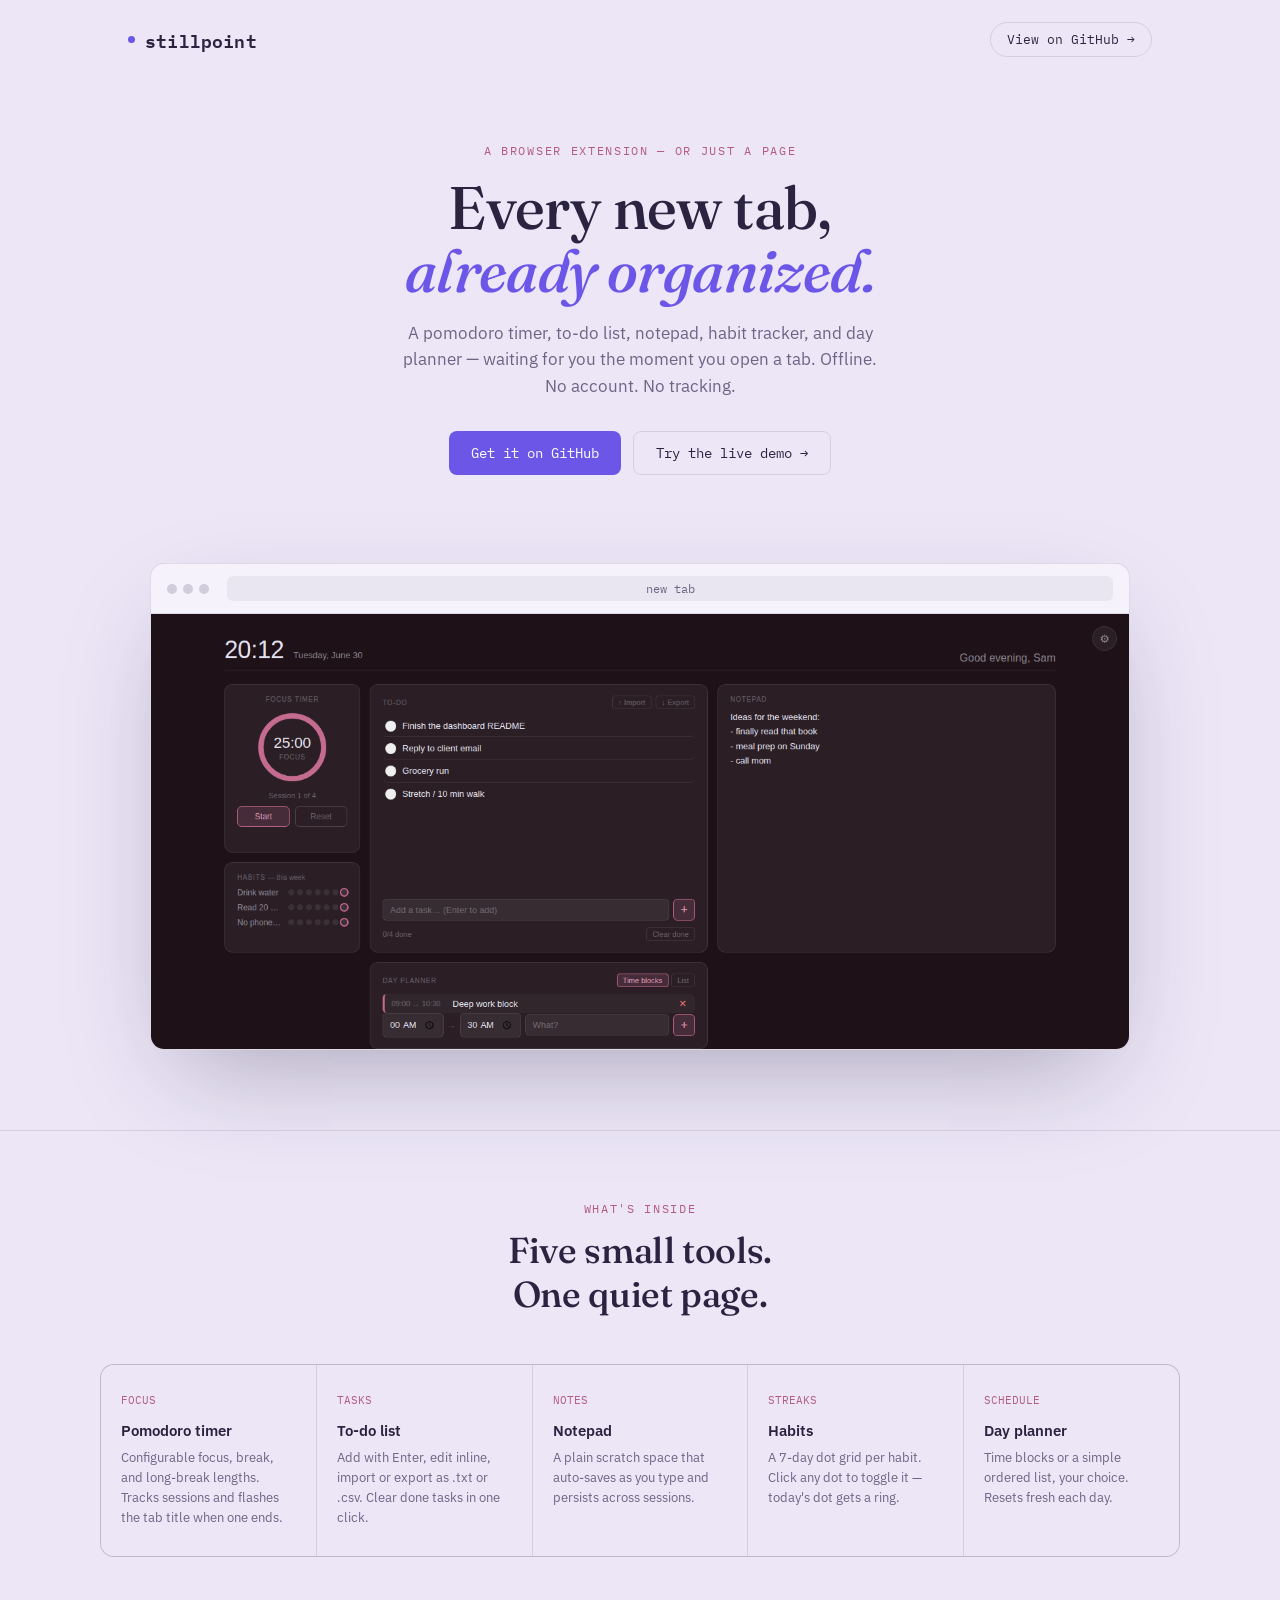
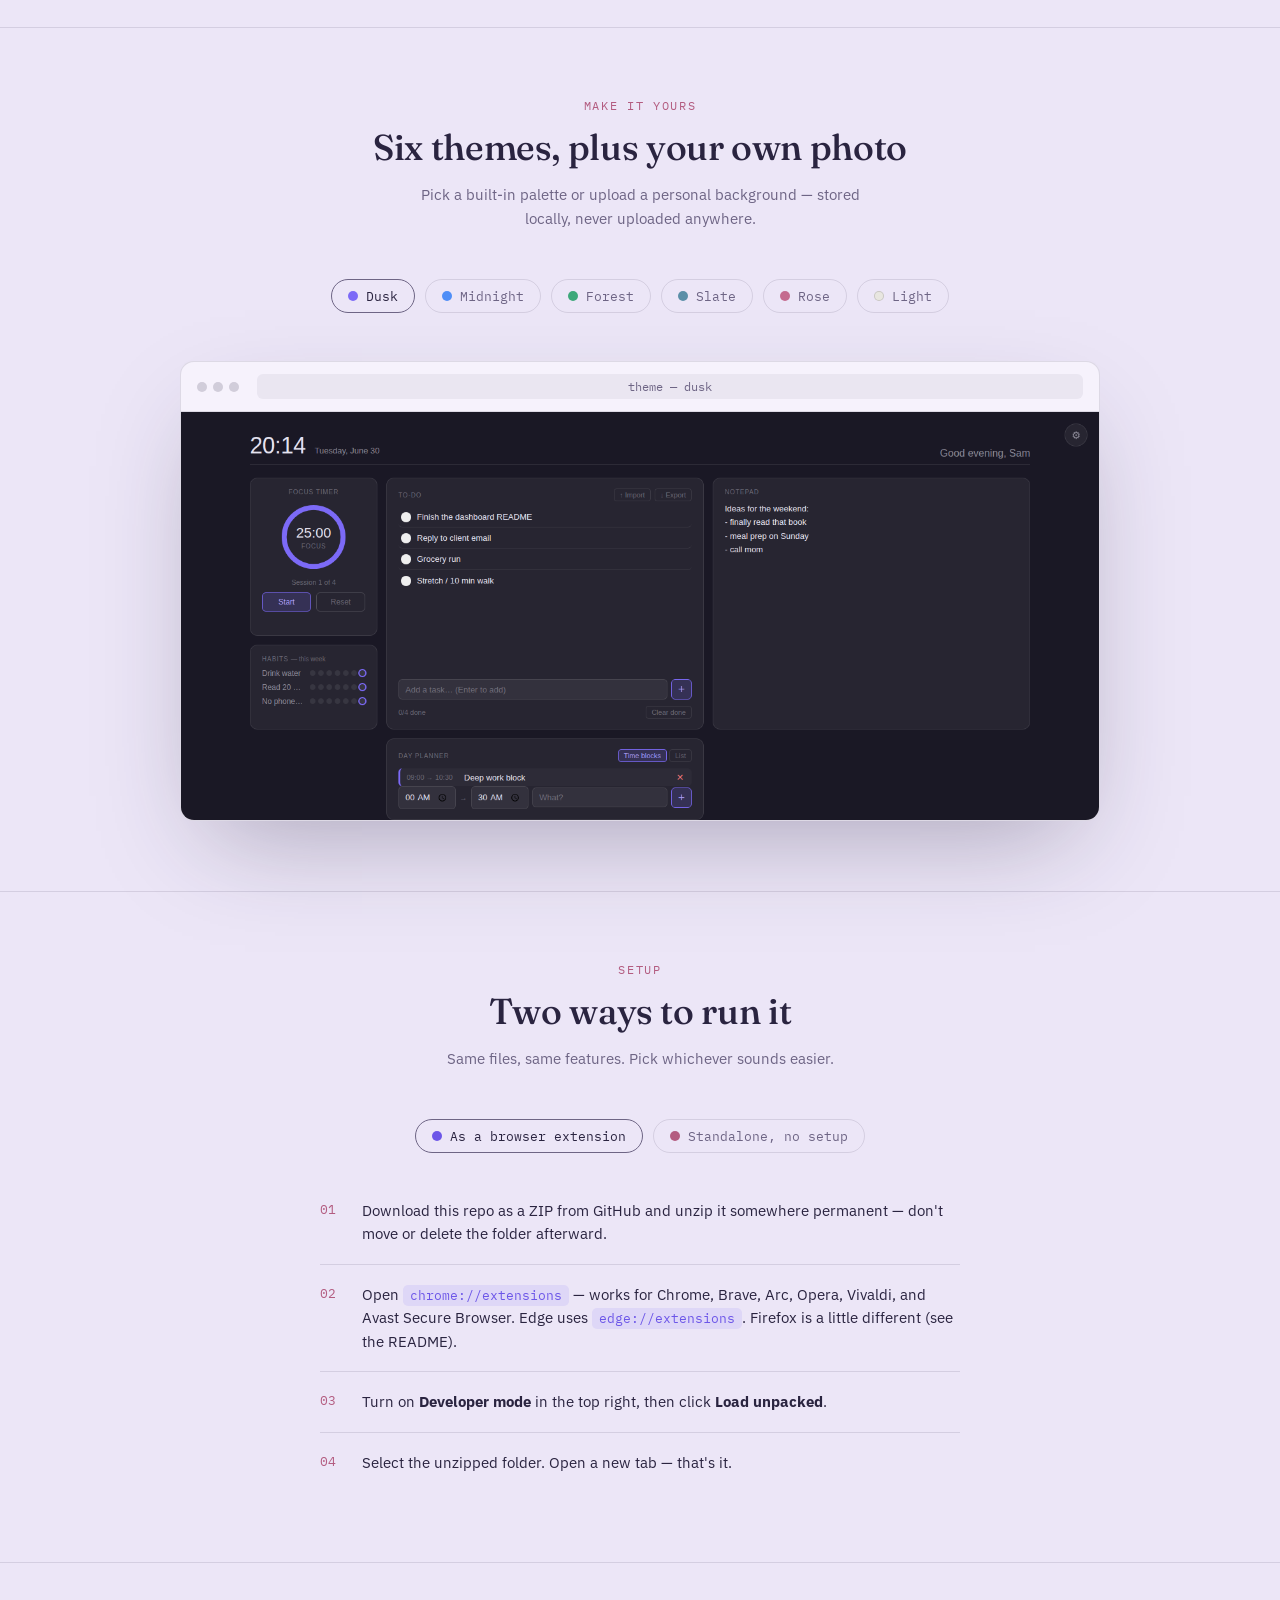
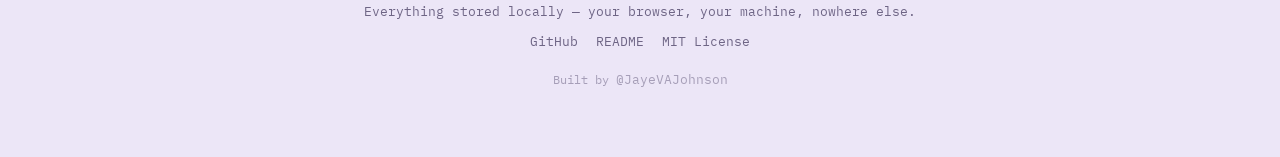
<file: docs/index.html>
<!DOCTYPE html>
<html lang="en">
<head>
<meta charset="UTF-8">
<meta name="viewport" content="width=device-width, initial-scale=1.0">
<title>StillPoint — a calm, organized new tab</title>
<meta name="description" content="Pomodoro, to-do, notepad, habits, and a day planner — every time you open a new tab. Offline, no account, no tracking.">
<link rel="icon" href="icon.svg">
<link rel="preconnect" href="https://fonts.googleapis.com">
<link href="https://fonts.googleapis.com/css2?family=Fraunces:opsz,wght@9..144,400;9..144,500;9..144,600&family=IBM+Plex+Sans:wght@400;500;600&family=IBM+Plex+Mono:wght@400;500&display=swap" rel="stylesheet">
<style>
  :root{
    --bg: #ece6f7;
    --bg-raised: #f6f2fc;
    --hair: rgba(42,36,64,0.12);
    --ink: #2a2440;
    --ink-dim: #6e6585;
    --indigo: #6c56e8;
    --rose: #b35c80;
    --mono: 'IBM Plex Mono', monospace;
  }
  *{ box-sizing:border-box; }
  html{ scroll-behavior:smooth; }
  body{
    margin:0;
    background:var(--bg);
    color:var(--ink);
    font-family:'IBM Plex Sans', sans-serif;
    -webkit-font-smoothing:antialiased;
  }
  .wrap{ max-width:1080px; margin:0 auto; padding:0 28px; }

  /* ---- Nav ---- */
  nav{
    display:flex; align-items:center; justify-content:space-between;
    padding:22px 28px; max-width:1080px; margin:0 auto;
  }
  .brand{ display:flex; align-items:center; gap:10px; font-family:var(--mono); font-size:18px; font-weight:600; letter-spacing:0.01em; color:var(--ink); }
  .brand .dot{ width:7px; height:7px; border-radius:50%; background:var(--indigo); display:inline-block; }
  nav a.cta{
    font-family:var(--mono); font-size:13px; color:var(--ink); text-decoration:none;
    border:1px solid var(--hair); padding:8px 16px; border-radius:20px;
    transition:border-color .2s, background .2s;
  }
  nav a.cta:hover{ border-color:var(--indigo); background:rgba(124,106,247,0.10); }

  /* ---- Hero ---- */
  header.hero{ padding:64px 28px 40px; text-align:center; }
  .eyebrow{
    font-family:var(--mono); font-size:12px; letter-spacing:0.14em; text-transform:uppercase;
    color:var(--rose); margin-bottom:18px;
  }
  h1{
    font-family:'Fraunces', serif; font-weight:500; font-optical-sizing:auto;
    font-size:clamp(34px, 6vw, 60px); line-height:1.05; letter-spacing:-0.01em;
    margin:0 0 18px; max-width:780px; margin-inline:auto;
  }
  h1 em{ font-style:italic; color:var(--indigo); }
  .sub{
    font-size:17px; color:var(--ink-dim); max-width:480px; margin:0 auto 32px; line-height:1.55;
  }
  .hero-ctas{ display:flex; gap:12px; justify-content:center; flex-wrap:wrap; }
  .btn{
    font-family:var(--mono); font-size:13.5px; text-decoration:none; padding:12px 22px;
    border-radius:8px; display:inline-flex; align-items:center; gap:8px; transition:transform .15s, opacity .15s;
  }
  .btn:hover{ transform:translateY(-1px); }
  .btn-primary{ background:var(--indigo); color:#fff; }
  .btn-primary:hover{ opacity:0.92; }
  .btn-ghost{ border:1px solid var(--hair); color:var(--ink); }
  .btn-ghost:hover{ border-color:var(--ink-dim); }

  /* ---- Browser frame + live screenshot ---- */
  .frame-wrap{ padding:0 28px 80px; }
  .browser-frame{
    max-width:980px; margin:48px auto 0; border-radius:14px; overflow:hidden;
    border:1px solid var(--hair); background:var(--bg-raised);
    box-shadow:0 40px 100px -30px rgba(42,36,64,0.35);
  }
  .browser-bar{
    display:flex; align-items:center; gap:8px; padding:12px 16px;
    border-bottom:1px solid var(--hair);
  }
  .browser-bar .dots{ display:flex; gap:6px; }
  .browser-bar .dots span{ width:10px; height:10px; border-radius:50%; background:rgba(42,36,64,0.18); }
  .browser-bar .url{
    flex:1; margin-left:10px; font-family:var(--mono); font-size:12px; color:var(--ink-dim);
    background:rgba(42,36,64,0.06); border-radius:6px; padding:5px 12px; text-align:center;
  }
  #hero-shot{ display:block; width:100%; height:auto; }

  /* ---- Sections ---- */
  section{ padding:70px 28px; border-top:1px solid var(--hair); }
  .section-head{ text-align:center; margin-bottom:48px; }
  .section-head .eyebrow{ margin-bottom:12px; }
  .section-head h2{
    font-family:'Fraunces', serif; font-weight:500; font-size:clamp(26px,4vw,36px);
    margin:0; letter-spacing:-0.01em;
  }
  .section-head p{ color:var(--ink-dim); max-width:460px; margin:14px auto 0; font-size:15px; line-height:1.6; }

  /* ---- Feature grid ---- */
  .features{
    max-width:1080px; margin:0 auto; display:grid;
    grid-template-columns:repeat(5,1fr); gap:1px; background:var(--hair);
    border:1px solid var(--hair); border-radius:14px; overflow:hidden;
  }
  .feature{ background:var(--bg); padding:28px 20px; }
  .feature .mark{ font-family:var(--mono); font-size:11px; color:var(--rose); margin-bottom:14px; }
  .feature h3{ font-size:15px; margin:0 0 8px; font-weight:600; }
  .feature p{ font-size:13px; color:var(--ink-dim); line-height:1.55; margin:0; }
  @media (max-width:880px){ .features{ grid-template-columns:repeat(2,1fr); } }
  @media (max-width:520px){ .features{ grid-template-columns:1fr; } }

  /* ---- Theme gallery ---- */
  .swatch-row{
    display:flex; justify-content:center; gap:10px; margin-bottom:28px; flex-wrap:wrap;
  }
  .swatch-btn{
    font-family:var(--mono); font-size:12.5px; color:var(--ink-dim); background:none;
    border:1px solid var(--hair); padding:8px 16px; border-radius:20px; cursor:pointer;
    display:flex; align-items:center; gap:8px; transition:border-color .2s, color .2s;
  }
  .swatch-btn .chip{ width:10px; height:10px; border-radius:50%; }
  .swatch-btn:hover{ color:var(--ink); }
  .swatch-btn.active{ color:var(--ink); border-color:var(--ink-dim); }
  .gallery-frame{ max-width:920px; margin:0 auto; }
  .hidden{ display:none !important; }

  /* ---- Install steps ---- */
  .steps{ max-width:640px; margin:0 auto; }
  .step{ display:flex; gap:18px; padding:18px 0; border-bottom:1px solid var(--hair); }
  .step:last-child{ border-bottom:none; }
  .step .n{
    font-family:var(--mono); font-size:13px; color:var(--rose); flex-shrink:0; width:24px; padding-top:2px;
  }
  .step .t{ font-size:14.5px; line-height:1.6; color:var(--ink); }
  .step code{
    font-family:var(--mono); font-size:13px; background:rgba(124,106,247,0.12); color:var(--indigo);
    padding:2px 7px; border-radius:5px;
  }

  /* ---- Footer ---- */
  footer{
    padding:40px 28px 56px; text-align:center; border-top:1px solid var(--hair);
  }
  footer p{ font-family:var(--mono); font-size:12.5px; color:var(--ink-dim); margin:0 0 14px; }
  footer .links{ display:flex; gap:18px; justify-content:center; }
  footer a{ color:var(--ink-dim); font-family:var(--mono); font-size:12.5px; text-decoration:none; }
  footer a:hover{ color:var(--ink); }
  footer .credit{ margin-top:22px; font-size:11.5px; opacity:0.55; }
  footer .credit a{ color:inherit; }
  footer .credit a:hover{ color:var(--ink); }
</style>
</head>
<body>

<nav>
  <div class="brand"><span class="dot"></span>stillpoint</div>
  <a class="cta" href="https://github.com/JayeVAJohnson/stillpoint">View on GitHub →</a>
</nav>

<header class="hero">
  <div class="eyebrow">A browser extension — or just a page</div>
  <h1>Every new tab,<br><em>already organized.</em></h1>
  <p class="sub">A pomodoro timer, to-do list, notepad, habit tracker, and day planner — waiting for you the moment you open a tab. Offline. No account. No tracking.</p>
  <div class="hero-ctas">
    <a class="btn btn-primary" href="https://github.com/JayeVAJohnson/stillpoint">Get it on GitHub</a>
    <a class="btn btn-ghost" href="newtab.html">Try the live demo →</a>
  </div>
</header>

<div class="frame-wrap">
  <div class="browser-frame">
    <div class="browser-bar">
      <div class="dots"><span></span><span></span><span></span></div>
      <div class="url">new tab</div>
    </div>
    <img id="hero-shot" src="screenshots/screenshot_rose.png" alt="StillPoint screenshot">
  </div>
</div>

<section id="features">
  <div class="section-head">
    <div class="eyebrow">What's inside</div>
    <h2>Five small tools.<br class="mobile-only"> One quiet page.</h2>
  </div>
  <div class="features">
    <div class="feature">
      <div class="mark">FOCUS</div>
      <h3>Pomodoro timer</h3>
      <p>Configurable focus, break, and long-break lengths. Tracks sessions and flashes the tab title when one ends.</p>
    </div>
    <div class="feature">
      <div class="mark">TASKS</div>
      <h3>To-do list</h3>
      <p>Add with Enter, edit inline, import or export as .txt or .csv. Clear done tasks in one click.</p>
    </div>
    <div class="feature">
      <div class="mark">NOTES</div>
      <h3>Notepad</h3>
      <p>A plain scratch space that auto-saves as you type and persists across sessions.</p>
    </div>
    <div class="feature">
      <div class="mark">STREAKS</div>
      <h3>Habits</h3>
      <p>A 7-day dot grid per habit. Click any dot to toggle it — today's dot gets a ring.</p>
    </div>
    <div class="feature">
      <div class="mark">SCHEDULE</div>
      <h3>Day planner</h3>
      <p>Time blocks or a simple ordered list, your choice. Resets fresh each day.</p>
    </div>
  </div>
</section>

<section id="themes">
  <div class="section-head">
    <div class="eyebrow">Make it yours</div>
    <h2>Six themes, plus your own photo</h2>
    <p>Pick a built-in palette or upload a personal background — stored locally, never uploaded anywhere.</p>
  </div>
  <div class="swatch-row">
    <button class="swatch-btn active" data-theme="dusk"><span class="chip" style="background:#7c6af7"></span>Dusk</button>
    <button class="swatch-btn" data-theme="midnight"><span class="chip" style="background:#4f8ef7"></span>Midnight</button>
    <button class="swatch-btn" data-theme="forest"><span class="chip" style="background:#3da87a"></span>Forest</button>
    <button class="swatch-btn" data-theme="slate"><span class="chip" style="background:#5b8fa8"></span>Slate</button>
    <button class="swatch-btn" data-theme="rose"><span class="chip" style="background:#c46b8f"></span>Rose</button>
    <button class="swatch-btn" data-theme="light"><span class="chip" style="background:#e8e6e0;border:1px solid #00000022"></span>Light</button>
  </div>
  <div class="gallery-frame">
    <div class="browser-frame">
      <div class="browser-bar">
        <div class="dots"><span></span><span></span><span></span></div>
        <div class="url" id="gallery-url">theme — dusk</div>
      </div>
      <img id="gallery-shot" src="screenshots/screenshot_dusk.png" alt="Theme preview" style="display:block;width:100%;height:auto;">
    </div>
  </div>
</section>

<section id="install">
  <div class="section-head">
    <div class="eyebrow">Setup</div>
    <h2>Two ways to run it</h2>
    <p>Same files, same features. Pick whichever sounds easier.</p>
  </div>
  <div class="swatch-row">
    <button class="swatch-btn active" data-path="extension"><span class="chip" style="background:#6c56e8"></span>As a browser extension</button>
    <button class="swatch-btn" data-path="standalone"><span class="chip" style="background:#b35c80"></span>Standalone, no setup</button>
  </div>

  <div class="steps" id="steps-extension">
    <div class="step"><div class="n">01</div><div class="t">Download this repo as a ZIP from GitHub and unzip it somewhere permanent — don't move or delete the folder afterward.</div></div>
    <div class="step"><div class="n">02</div><div class="t">Open <code>chrome://extensions</code> — works for Chrome, Brave, Arc, Opera, Vivaldi, and Avast Secure Browser. Edge uses <code>edge://extensions</code>. Firefox is a little different (see the README).</div></div>
    <div class="step"><div class="n">03</div><div class="t">Turn on <strong>Developer mode</strong> in the top right, then click <strong>Load unpacked</strong>.</div></div>
    <div class="step"><div class="n">04</div><div class="t">Select the unzipped folder. Open a new tab — that's it.</div></div>
  </div>

  <div class="steps hidden" id="steps-standalone">
    <div class="step"><div class="n">01</div><div class="t">Download this repo as a ZIP from GitHub and unzip it anywhere on your computer.</div></div>
    <div class="step"><div class="n">02</div><div class="t">Double-click <code>newtab.html</code> — it opens in your default browser like any normal page. No developer mode, no permissions screen.</div></div>
    <div class="step"><div class="n">03</div><div class="t">Bookmark it, or set it as your browser's homepage in Settings → "On startup."</div></div>
    <div class="step"><div class="n">04</div><div class="t">Everything still saves locally and is still there next time you open it — it just won't auto-replace every new tab.</div></div>
  </div>
</section>

<footer>
  <p>Everything stored locally — your browser, your machine, nowhere else.</p>
  <div class="links">
    <a href="https://github.com/JayeVAJohnson/stillpoint">GitHub</a>
    <a href="https://github.com/JayeVAJohnson/stillpoint#readme">README</a>
    <a href="https://github.com/JayeVAJohnson/stillpoint/blob/main/LICENSE">MIT License</a>
  </div>
  <p class="credit">Built by <a href="https://github.com/JayeVAJohnson">@JayeVAJohnson</a></p>
</footer>

<script>
  const shots = {
    dusk: 'screenshots/screenshot_dusk.png',
    midnight: 'screenshots/screenshot_midnight.png',
    forest: 'screenshots/screenshot_forest.png',
    slate: 'screenshots/screenshot_slate.png',
    rose: 'screenshots/screenshot_rose.png',
    light: 'screenshots/screenshot_light.png',
  };
  document.querySelectorAll('.swatch-btn').forEach(btn => {
    btn.addEventListener('click', () => {
      document.querySelectorAll('.swatch-btn').forEach(b => b.classList.remove('active'));
      btn.classList.add('active');
      const theme = btn.dataset.theme;
      document.getElementById('gallery-shot').src = shots[theme];
      document.getElementById('gallery-url').textContent = 'theme — ' + theme;
    });
  });
  document.querySelectorAll('[data-path]').forEach(btn => {
    btn.addEventListener('click', () => {
      document.querySelectorAll('[data-path]').forEach(b => b.classList.remove('active'));
      btn.classList.add('active');
      const path = btn.dataset.path;
      document.getElementById('steps-extension').classList.toggle('hidden', path !== 'extension');
      document.getElementById('steps-standalone').classList.toggle('hidden', path !== 'standalone');
    });
  });
</script>

</body>
</html>
</file>
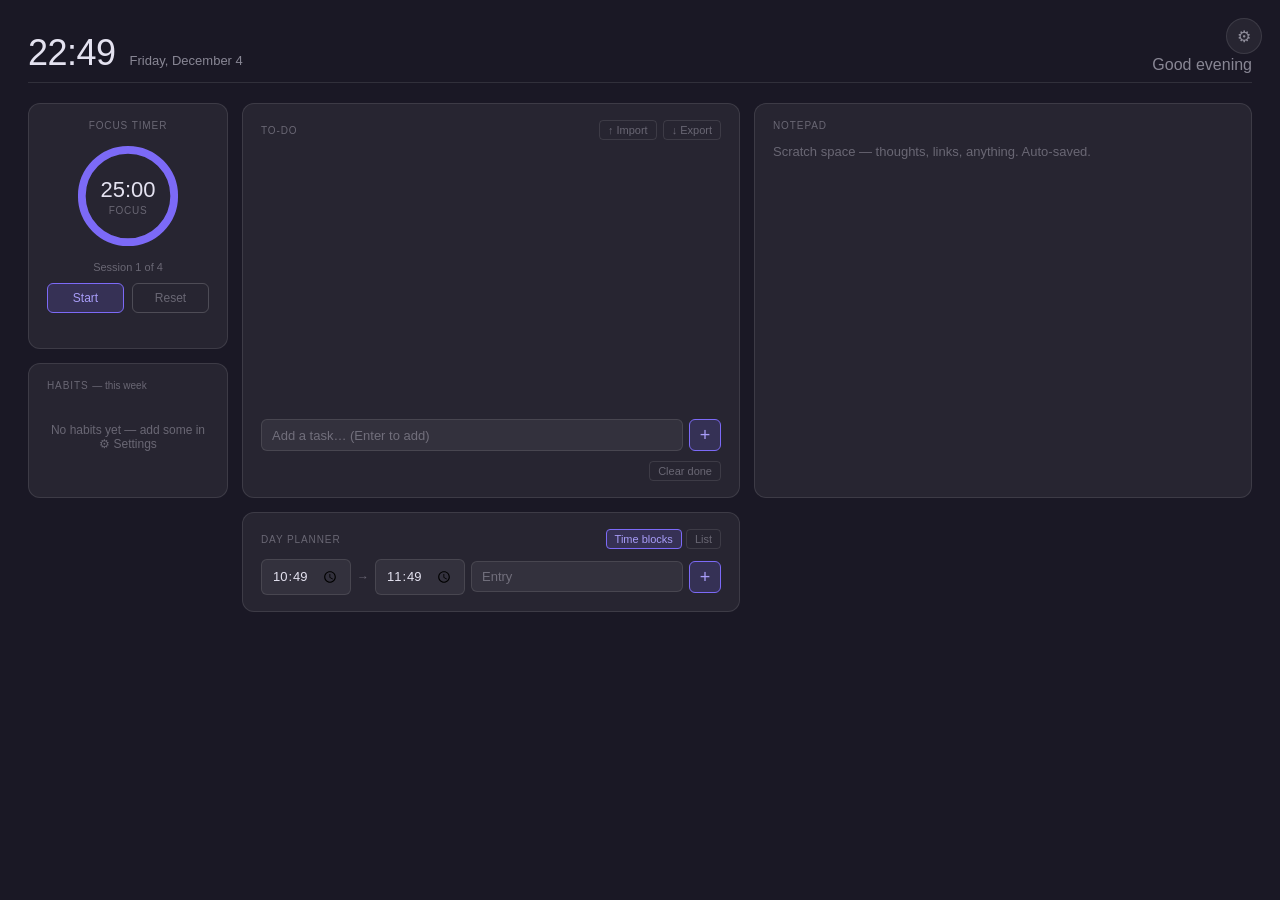
<file: newtab.html>
<!DOCTYPE html>
<html lang="en">
<head>
<meta charset="UTF-8">
<meta name="viewport" content="width=device-width, initial-scale=1.0">
<title>StillPoint</title>
<link rel="stylesheet" href="style.css">
</head>
<body class="theme-dusk">

<!-- Settings panel -->
<div id="settings-panel" class="settings-panel hidden">
  <div class="settings-inner">
    <div class="settings-header">
      <span>Settings</span>
      <button class="icon-btn" id="close-settings" aria-label="Close settings">✕</button>
    </div>

    <section class="settings-section">
      <h3>Theme</h3>
      <div class="theme-grid">
        <button class="theme-swatch" data-theme="dusk" title="Dusk"><span class="swatch-preview s-dusk"></span>Dusk</button>
        <button class="theme-swatch" data-theme="midnight" title="Midnight"><span class="swatch-preview s-midnight"></span>Midnight</button>
        <button class="theme-swatch" data-theme="forest" title="Forest"><span class="swatch-preview s-forest"></span>Forest</button>
        <button class="theme-swatch" data-theme="slate" title="Slate"><span class="swatch-preview s-slate"></span>Slate</button>
        <button class="theme-swatch" data-theme="rose" title="Rose"><span class="swatch-preview s-rose"></span>Rose</button>
        <button class="theme-swatch" data-theme="light" title="Light"><span class="swatch-preview s-light"></span>Light</button>
      </div>
    </section>

    <section class="settings-section">
      <h3>Background image</h3>
      <p class="settings-hint">Replaces the theme colour with your own photo. Stored locally in your browser.</p>
      <div class="bg-controls">
        <label class="file-btn" for="bg-upload">Choose image</label>
        <input type="file" id="bg-upload" accept="image/*" style="display:none">
        <button id="bg-clear" class="ghost-btn">Remove image</button>
      </div>
      <div id="bg-preview-wrap" class="hidden">
        <img id="bg-preview" alt="Background preview">
      </div>
    </section>

    <section class="settings-section">
      <h3>Greeting name</h3>
      <input type="text" id="greeting-name" placeholder="Your name" maxlength="40">
    </section>

    <section class="settings-section">
      <h3>Pomodoro lengths</h3>
      <div class="pomo-settings-row">
        <label>Focus <input type="number" id="pomo-focus-len" min="1" max="90" value="25"> min</label>
        <label>Break <input type="number" id="pomo-break-len" min="1" max="30" value="5"> min</label>
        <label>Long break <input type="number" id="pomo-long-len" min="1" max="60" value="15"> min</label>
      </div>
    </section>

    <section class="settings-section">
      <h3>Habits</h3>
      <div id="habit-settings-list"></div>
      <div class="habit-add-row">
        <input type="text" id="new-habit-name" placeholder="New habit name" maxlength="40">
        <button id="add-habit-btn" class="ghost-btn">Add</button>
      </div>
    </section>
  </div>
</div>

<!-- Gear button -->
<button class="gear-btn" id="open-settings" aria-label="Open settings">⚙</button>

<!-- Main dashboard -->
<main class="dashboard">

  <!-- Header -->
  <header class="dash-header">
    <div class="header-left">
      <div id="clock" class="clock">00:00</div>
      <div id="date-str" class="date-str"></div>
    </div>
    <div id="greeting" class="greeting"></div>
  </header>

  <!-- Widget grid -->
  <div class="widget-grid">

    <!-- Pomodoro -->
    <div class="widget widget-pomo" id="w-pomo">
      <div class="widget-label">Focus timer</div>
      <div class="pomo-ring-wrap">
        <svg class="pomo-svg" viewBox="0 0 100 100">
          <circle class="pomo-track" cx="50" cy="50" r="42"/>
          <circle class="pomo-progress" id="pomo-arc" cx="50" cy="50" r="42"/>
        </svg>
        <div class="pomo-inner">
          <div id="pomo-display" class="pomo-time">25:00</div>
          <div id="pomo-label" class="pomo-mode-label">Focus</div>
        </div>
      </div>
      <div class="pomo-session-info">Session <span id="pomo-session">1</span> of 4</div>
      <div class="pomo-btns">
        <button id="pomo-toggle" class="pomo-btn">Start</button>
        <button id="pomo-reset" class="pomo-btn pomo-btn-ghost">Reset</button>
      </div>
    </div>

    <!-- To-do -->
    <div class="widget widget-todo" id="w-todo">
      <div class="widget-label-row">
        <span class="widget-label">To-do</span>
        <div class="todo-actions">
          <button class="tiny-btn" id="todo-import-btn" title="Import tasks">↑ Import</button>
          <button class="tiny-btn" id="todo-export-btn" title="Export tasks">↓ Export</button>
          <input type="file" id="todo-import-file" accept=".txt,.csv" style="display:none">
          <div class="export-menu hidden" id="export-menu">
            <button data-fmt="txt">Plain text (.txt)</button>
            <button data-fmt="csv">CSV (.csv)</button>
          </div>
        </div>
      </div>
      <ul id="todo-list" class="todo-list"></ul>
      <div class="todo-add-row">
        <input type="text" id="todo-input" placeholder="Add a task… (Enter to add)" maxlength="200">
        <button id="todo-add" class="icon-add-btn" aria-label="Add task">+</button>
      </div>
      <div class="todo-footer">
        <span id="todo-count" class="todo-count"></span>
        <button class="tiny-btn" id="todo-clear-done">Clear done</button>
      </div>
    </div>

    <!-- Notepad -->
    <div class="widget widget-notepad" id="w-notepad">
      <div class="widget-label">Notepad</div>
      <textarea id="notepad-area" placeholder="Scratch space — thoughts, links, anything. Auto-saved."></textarea>
    </div>

    <!-- Habits -->
    <div class="widget widget-habits" id="w-habits">
      <div class="widget-label">Habits <span class="widget-sublabel">— this week</span></div>
      <div id="habit-list" class="habit-list"></div>
      <div id="habit-empty" class="habit-empty hidden">
        <span>No habits yet — add some in ⚙ Settings</span>
      </div>
    </div>

    <!-- Day planner -->
    <div class="widget widget-planner" id="w-planner">
      <div class="widget-label-row">
        <span class="widget-label">Day planner</span>
        <div class="planner-view-toggle">
          <button class="view-btn active" data-view="blocks" id="view-blocks-btn">Time blocks</button>
          <button class="view-btn" data-view="list" id="view-list-btn">List</button>
        </div>
      </div>

      <!-- Time blocks view -->
      <div id="planner-blocks-view" class="planner-blocks-view">
        <div id="blocks-list" class="blocks-list"></div>
        <div class="block-add-row">
          <input type="time" id="block-start" class="time-input">
          <span class="block-dash">→</span>
          <input type="time" id="block-end" class="time-input">
          <input type="text" id="block-label" placeholder="Entry" class="block-label-input" maxlength="80">
          <button id="block-add-btn" class="icon-add-btn" aria-label="Add block">+</button>
        </div>
      </div>

      <!-- List view -->
      <div id="planner-list-view" class="planner-list-view hidden">
        <ul id="planner-list" class="planner-list"></ul>
        <div class="plan-add-row">
          <input type="time" id="plan-time" class="time-input plan-time-opt">
          <input type="text" id="plan-item-input" placeholder="Add item… (optional time above)" maxlength="200">
          <button id="plan-item-add" class="icon-add-btn" aria-label="Add item">+</button>
        </div>
      </div>
    </div>

  </div>
</main>

<script src="app.js"></script>
</body>
</html>
</file>
<file: style.css>
/* ── Reset & base ───────────────────────────────── */
*, *::before, *::after { box-sizing: border-box; margin: 0; padding: 0; }
html, body { width: 100%; min-height: 100vh; font-family: -apple-system, BlinkMacSystemFont, 'Segoe UI', sans-serif; font-size: 14px; }

/* ── Themes ─────────────────────────────────────── */
:root {
  --bg: #1a1825;
  --bg2: rgba(255,255,255,0.06);
  --bg3: rgba(255,255,255,0.03);
  --border: rgba(255,255,255,0.10);
  --border2: rgba(255,255,255,0.18);
  --text: #e4e2f0;
  --text2: rgba(228,226,240,0.55);
  --text3: rgba(228,226,240,0.35);
  --accent: #7c6af7;
  --accent-light: rgba(124,106,247,0.18);
  --accent-text: #a89df8;
  --success: #5dcaa5;
  --success-light: rgba(93,202,165,0.18);
  --danger: #f07575;
  --shadow: rgba(0,0,0,0.35);
  --pomo-track: rgba(255,255,255,0.08);
  --radius: 12px;
  --widget-pad: 16px 18px;
}
body.theme-dusk { --bg:#1a1825; --accent:#7c6af7; --accent-light:rgba(124,106,247,0.18); --accent-text:#a89df8; }
body.theme-midnight { --bg:#0d0d14; --bg2:rgba(255,255,255,0.05); --accent:#4f8ef7; --accent-light:rgba(79,142,247,0.18); --accent-text:#82b0f8; }
body.theme-forest { --bg:#0f1a14; --bg2:rgba(255,255,255,0.06); --accent:#3da87a; --accent-light:rgba(61,168,122,0.18); --accent-text:#6dcba5; }
body.theme-slate { --bg:#16202c; --bg2:rgba(255,255,255,0.06); --accent:#5b8fa8; --accent-light:rgba(91,143,168,0.18); --accent-text:#8db8cc; }
body.theme-rose { --bg:#1e1218; --bg2:rgba(255,255,255,0.06); --accent:#c46b8f; --accent-light:rgba(196,107,143,0.18); --accent-text:#de9ab7; }
body.theme-light {
  --bg:#f0eff5; --bg2:rgba(0,0,0,0.04); --bg3:rgba(0,0,0,0.02);
  --border:rgba(0,0,0,0.10); --border2:rgba(0,0,0,0.18);
  --text:#1a1825; --text2:rgba(26,24,37,0.55); --text3:rgba(26,24,37,0.35);
  --accent:#6254d4; --accent-light:rgba(98,84,212,0.12); --accent-text:#6254d4;
  --success:#2a9b71; --success-light:rgba(42,155,113,0.12);
  --danger:#c94040; --shadow:rgba(0,0,0,0.12); --pomo-track:rgba(0,0,0,0.08);
}

/* ── Background image support ───────────────────── */
body.has-bg-image {
  background-size: cover !important;
  background-position: center !important;
  background-attachment: fixed !important;
}
body.has-bg-image .widget {
  background: rgba(0,0,0,0.45) !important;
  backdrop-filter: blur(12px);
  -webkit-backdrop-filter: blur(12px);
  border-color: rgba(255,255,255,0.12) !important;
}
body.has-bg-image.theme-light .widget {
  background: rgba(255,255,255,0.5) !important;
  border-color: rgba(255,255,255,0.4) !important;
}
body.has-bg-image .dash-header { text-shadow: 0 1px 6px rgba(0,0,0,0.5); }
body.has-bg-image.theme-light .dash-header { text-shadow: 0 1px 4px rgba(0,0,0,0.2); }

/* ── Page body ──────────────────────────────────── */
body {
  background-color: var(--bg);
  color: var(--text);
  transition: background 0.3s;
}

/* ── Settings gear ──────────────────────────────── */
.gear-btn {
  position: fixed; top: 18px; right: 18px; z-index: 200;
  background: var(--bg2); border: 1px solid var(--border);
  border-radius: 50%; width: 36px; height: 36px;
  font-size: 16px; cursor: pointer; color: var(--text2);
  display: flex; align-items: center; justify-content: center;
  transition: background 0.15s, color 0.15s;
}
.gear-btn:hover { background: var(--bg3); color: var(--text); }

/* ── Settings panel ─────────────────────────────── */
.settings-panel {
  position: fixed; top: 0; right: 0; bottom: 0; z-index: 300;
  width: 320px; background: var(--bg);
  border-left: 1px solid var(--border2);
  overflow-y: auto;
  transition: transform 0.25s ease;
  box-shadow: -4px 0 32px var(--shadow);
}
.settings-panel.hidden { transform: translateX(100%); }
.settings-inner { padding: 20px; }
.settings-header {
  display: flex; align-items: center; justify-content: space-between;
  font-size: 15px; font-weight: 600; margin-bottom: 24px;
  padding-bottom: 12px; border-bottom: 1px solid var(--border);
}
.settings-section { margin-bottom: 24px; }
.settings-section h3 { font-size: 11px; text-transform: uppercase; letter-spacing: 0.08em; color: var(--text3); margin-bottom: 10px; font-weight: 500; }
.settings-hint { font-size: 11px; color: var(--text3); margin-bottom: 8px; line-height: 1.5; }

/* Theme swatches */
.theme-grid { display: grid; grid-template-columns: repeat(3, 1fr); gap: 8px; }
.theme-swatch {
  display: flex; flex-direction: column; align-items: center; gap: 5px;
  background: var(--bg2); border: 1px solid var(--border);
  border-radius: 8px; padding: 8px 4px; cursor: pointer;
  font-size: 11px; color: var(--text2); transition: border-color 0.15s;
}
.theme-swatch:hover, .theme-swatch.active { border-color: var(--accent); color: var(--text); }
.swatch-preview { display: block; width: 28px; height: 28px; border-radius: 50%; border: 2px solid rgba(255,255,255,0.1); }
.s-dusk    { background: radial-gradient(circle at 40% 40%, #7c6af7, #1a1825); }
.s-midnight{ background: radial-gradient(circle at 40% 40%, #4f8ef7, #0d0d14); }
.s-forest  { background: radial-gradient(circle at 40% 40%, #3da87a, #0f1a14); }
.s-slate   { background: radial-gradient(circle at 40% 40%, #5b8fa8, #16202c); }
.s-rose    { background: radial-gradient(circle at 40% 40%, #c46b8f, #1e1218); }
.s-light   { background: radial-gradient(circle at 40% 40%, #6254d4, #f0eff5); }

/* BG image */
.bg-controls { display: flex; gap: 8px; flex-wrap: wrap; }
.file-btn {
  display: inline-block; padding: 6px 12px;
  background: var(--accent-light); border: 1px solid var(--accent);
  border-radius: 6px; font-size: 12px; color: var(--accent-text);
  cursor: pointer; transition: background 0.15s;
}
.file-btn:hover { background: rgba(124,106,247,0.28); }
#bg-preview-wrap { margin-top: 8px; }
#bg-preview { width: 100%; border-radius: 6px; border: 1px solid var(--border); max-height: 120px; object-fit: cover; }

/* Pomo settings */
.pomo-settings-row { display: flex; gap: 10px; flex-wrap: wrap; }
.pomo-settings-row label { font-size: 12px; color: var(--text2); display: flex; align-items: center; gap: 5px; }
.pomo-settings-row input[type=number] { width: 48px; }

/* Habit settings */
#habit-settings-list { display: flex; flex-direction: column; gap: 6px; margin-bottom: 8px; }
.habit-setting-row { display: flex; align-items: center; justify-content: space-between; background: var(--bg2); border-radius: 6px; padding: 6px 10px; font-size: 12px; }
.habit-add-row { display: flex; gap: 8px; }

/* Form elements */
input[type=text], input[type=number], input[type=time], textarea {
  background: var(--bg2); border: 1px solid var(--border);
  border-radius: 6px; padding: 7px 10px; color: var(--text);
  font-size: 13px; font-family: inherit; outline: none;
  transition: border-color 0.15s;
}
input[type=text]:focus, input[type=number]:focus, input[type=time]:focus, textarea:focus { border-color: var(--accent); }
input[type=text]::placeholder, textarea::placeholder { color: var(--text3); }

/* Buttons */
.ghost-btn {
  background: transparent; border: 1px solid var(--border2);
  border-radius: 6px; padding: 6px 12px; color: var(--text2);
  font-size: 12px; cursor: pointer; transition: background 0.15s, color 0.15s;
}
.ghost-btn:hover { background: var(--bg2); color: var(--text); }
.icon-btn { background: none; border: none; cursor: pointer; color: var(--text2); font-size: 15px; padding: 2px 6px; }
.icon-btn:hover { color: var(--text); }
.icon-add-btn {
  background: var(--accent-light); border: 1px solid var(--accent);
  border-radius: 6px; color: var(--accent-text); font-size: 18px;
  width: 32px; height: 32px; cursor: pointer; flex-shrink: 0;
  display: flex; align-items: center; justify-content: center;
  line-height: 1; transition: background 0.15s;
}
.icon-add-btn:hover { background: rgba(124,106,247,0.28); }
.tiny-btn {
  background: transparent; border: 1px solid var(--border);
  border-radius: 4px; padding: 3px 8px; font-size: 11px;
  color: var(--text3); cursor: pointer; transition: color 0.15s, border-color 0.15s;
}
.tiny-btn:hover { color: var(--text2); border-color: var(--border2); }

/* ── Dashboard layout ───────────────────────────── */
.dashboard {
  max-width: 1280px; margin: 0 auto;
  padding: 32px 28px 40px;
  min-height: 100vh; display: flex; flex-direction: column; gap: 20px;
}

/* Header */
.dash-header {
  display: flex; align-items: flex-end; justify-content: space-between;
  flex-wrap: wrap; gap: 8px; padding-bottom: 8px;
  border-bottom: 1px solid var(--border);
}
.header-left { display: flex; align-items: baseline; gap: 14px; }
.clock { font-size: 36px; font-weight: 300; letter-spacing: -0.5px; color: var(--text); font-variant-numeric: tabular-nums; }
.date-str { font-size: 13px; color: var(--text2); }
.greeting { font-size: 16px; color: var(--text2); }

/* Widget grid */
.widget-grid {
  display: grid;
  grid-template-columns: 200px 1fr 1fr;
  grid-template-rows: auto auto;
  gap: 14px;
}

/* ── Widgets ────────────────────────────────────── */
.widget {
  background: var(--bg2); border: 1px solid var(--border);
  border-radius: var(--radius); padding: var(--widget-pad);
  display: flex; flex-direction: column; gap: 10px;
}
.widget-label {
  font-size: 10px; text-transform: uppercase; letter-spacing: 0.09em;
  color: var(--text3); font-weight: 500;
}
.widget-sublabel { font-size: 10px; text-transform: none; letter-spacing: 0; color: var(--text3); }
.widget-label-row { display: flex; align-items: center; justify-content: space-between; }

/* Pomodoro */
.widget-pomo { grid-column: 1; grid-row: 1; align-items: center; }
.pomo-ring-wrap { position: relative; width: 110px; height: 110px; }
.pomo-svg { width: 100%; height: 100%; transform: rotate(-90deg); }
.pomo-track { fill: none; stroke: var(--pomo-track); stroke-width: 7; }
.pomo-progress { fill: none; stroke: var(--accent); stroke-width: 7; stroke-linecap: round; transition: stroke-dashoffset 1s linear; }
.pomo-inner {
  position: absolute; inset: 0;
  display: flex; flex-direction: column; align-items: center; justify-content: center;
}
.pomo-time { font-size: 22px; font-weight: 400; font-variant-numeric: tabular-nums; color: var(--text); }
.pomo-mode-label { font-size: 10px; color: var(--text3); text-transform: uppercase; letter-spacing: 0.07em; margin-top: 2px; }
.pomo-session-info { font-size: 11px; color: var(--text3); }
.pomo-btns { display: flex; gap: 8px; width: 100%; }
.pomo-btn {
  flex: 1; padding: 7px 0; border-radius: 6px; font-size: 12px;
  cursor: pointer; background: var(--accent-light); border: 1px solid var(--accent);
  color: var(--accent-text); transition: background 0.15s;
}
.pomo-btn:hover { background: rgba(124,106,247,0.28); }
.pomo-btn-ghost { background: transparent; border-color: var(--border2); color: var(--text3); }
.pomo-btn-ghost:hover { background: var(--bg2); color: var(--text2); }
.pomo-btn.running { background: var(--accent); color: #fff; border-color: var(--accent); }

/* To-do */
.widget-todo { grid-column: 2; grid-row: 1 / 3; }
.todo-actions { display: flex; gap: 6px; position: relative; }
.todo-list {
  list-style: none; display: flex; flex-direction: column; gap: 2px;
  overflow-y: auto; max-height: 280px; flex: 1;
  scrollbar-width: thin; scrollbar-color: var(--border) transparent;
}
.todo-item {
  display: flex; align-items: center; gap: 9px;
  padding: 6px 4px; border-radius: 6px;
  border-bottom: 1px solid var(--border); transition: background 0.1s;
}
.todo-item:hover { background: var(--bg2); }
.todo-item:last-child { border-bottom: none; }
.todo-check {
  width: 16px; height: 16px; border-radius: 50%;
  border: 1.5px solid var(--border2); flex-shrink: 0;
  cursor: pointer; transition: background 0.15s, border-color 0.15s;
  display: flex; align-items: center; justify-content: center;
}
.todo-check.checked { background: var(--accent); border-color: var(--accent); }
.todo-check.checked::after {
  content: ''; display: block;
  width: 5px; height: 3px;
  border-left: 1.5px solid #fff; border-bottom: 1.5px solid #fff;
  transform: rotate(-45deg) translateY(-1px);
}
.todo-text { flex: 1; font-size: 13px; color: var(--text); line-height: 1.4; cursor: text; }
.todo-text.done { color: var(--text3); text-decoration: line-through; }
.todo-del {
  opacity: 0; background: none; border: none; color: var(--danger);
  cursor: pointer; font-size: 15px; padding: 0 2px; transition: opacity 0.15s;
}
.todo-item:hover .todo-del { opacity: 1; }
.todo-add-row { display: flex; gap: 6px; }
.todo-add-row input { flex: 1; }
.todo-footer { display: flex; align-items: center; justify-content: space-between; }
.todo-count { font-size: 11px; color: var(--text3); }
.export-menu {
  position: absolute; top: calc(100% + 4px); right: 0; z-index: 50;
  background: var(--bg); border: 1px solid var(--border2);
  border-radius: 8px; overflow: hidden; white-space: nowrap;
  box-shadow: 0 4px 16px var(--shadow);
}
.export-menu button {
  display: block; width: 100%; text-align: left;
  padding: 8px 14px; background: none; border: none;
  font-size: 12px; color: var(--text2); cursor: pointer;
}
.export-menu button:hover { background: var(--bg2); color: var(--text); }

/* Notepad */
.widget-notepad { grid-column: 3; grid-row: 1 / 3; }
.widget-notepad textarea {
  flex: 1; width: 100%; resize: none; min-height: 340px;
  border: none; background: transparent; padding: 0;
  font-size: 13px; line-height: 1.65; color: var(--text);
}
.widget-notepad textarea:focus { outline: none; }

/* Habits */
.widget-habits { grid-column: 1; grid-row: 2; }
.habit-list { display: flex; flex-direction: column; gap: 8px; }
.habit-row { display: flex; align-items: center; justify-content: space-between; gap: 8px; }
.habit-name { font-size: 12px; color: var(--text2); flex: 1; min-width: 0; white-space: nowrap; overflow: hidden; text-overflow: ellipsis; }
.habit-dots { display: flex; gap: 4px; }
.habit-dot {
  width: 9px; height: 9px; border-radius: 50%;
  background: var(--pomo-track); cursor: pointer;
  transition: background 0.15s, transform 0.1s;
  border: none; padding: 0;
}
.habit-dot:hover { transform: scale(1.3); }
.habit-dot.done { background: var(--success); }
.habit-dot.today { box-shadow: 0 0 0 2px var(--accent); }
.habit-empty { font-size: 12px; color: var(--text3); text-align: center; padding: 12px 0; }

/* Day planner */
.widget-planner { grid-column: 2 / 3; grid-row: 3; }
.planner-view-toggle { display: flex; gap: 4px; }
.view-btn {
  background: transparent; border: 1px solid var(--border);
  border-radius: 4px; padding: 3px 8px; font-size: 11px;
  color: var(--text3); cursor: pointer; transition: all 0.15s;
}
.view-btn.active { background: var(--accent-light); border-color: var(--accent); color: var(--accent-text); }

/* Blocks view */
.blocks-list { display: flex; flex-direction: column; gap: 5px; max-height: 220px; overflow-y: auto; scrollbar-width: thin; }
.time-block-item {
  display: flex; align-items: center; gap: 10px;
  background: var(--bg3); border-radius: 6px; padding: 6px 10px;
  border-left: 3px solid var(--accent);
}
.block-time-range { font-size: 11px; color: var(--text3); font-variant-numeric: tabular-nums; white-space: nowrap; min-width: 80px; }
.block-item-label { flex: 1; font-size: 13px; color: var(--text); }
.block-del { opacity: 0; background: none; border: none; color: var(--danger); cursor: pointer; font-size: 14px; padding: 0 2px; transition: opacity 0.15s; }
.time-block-item:hover .block-del { opacity: 1; }
.block-add-row { display: flex; align-items: center; gap: 6px; flex-wrap: wrap; }
.block-add-row .time-input { width: 90px; }
.block-dash { color: var(--text3); font-size: 12px; }
.block-label-input { flex: 1; min-width: 100px; }

/* List view */
.planner-list { list-style: none; display: flex; flex-direction: column; gap: 3px; max-height: 220px; overflow-y: auto; scrollbar-width: thin; }
.plan-item {
  display: flex; align-items: center; gap: 8px;
  padding: 5px 4px; border-bottom: 1px solid var(--border);
}
.plan-item:last-child { border-bottom: none; }
.plan-item-time { font-size: 11px; color: var(--accent-text); font-variant-numeric: tabular-nums; min-width: 38px; }
.plan-item-text { flex: 1; font-size: 13px; color: var(--text); }
.plan-del { opacity: 0; background: none; border: none; color: var(--danger); cursor: pointer; font-size: 14px; padding: 0 2px; transition: opacity 0.15s; }
.plan-item:hover .plan-del { opacity: 1; }
.plan-add-row { display: flex; gap: 6px; align-items: center; }
.plan-add-row input[type=text] { flex: 1; }
.plan-time-opt { width: 90px; }

/* ── Utilities ───────────────────────────────────── */
.hidden { display: none !important; }

/* Responsive tweak for narrow screens */
@media (max-width: 860px) {
  .widget-grid { grid-template-columns: 1fr 1fr; }
  .widget-todo { grid-column: 1 / 3; grid-row: auto; }
  .widget-notepad { grid-column: 1 / 3; grid-row: auto; }
  .widget-habits { grid-column: 1; grid-row: auto; }
  .widget-planner { grid-column: 1 / 3; grid-row: auto; }
}
@media (max-width: 540px) {
  .widget-grid { grid-template-columns: 1fr; }
  .widget-todo, .widget-notepad, .widget-habits, .widget-planner { grid-column: 1; }
}
</file>
